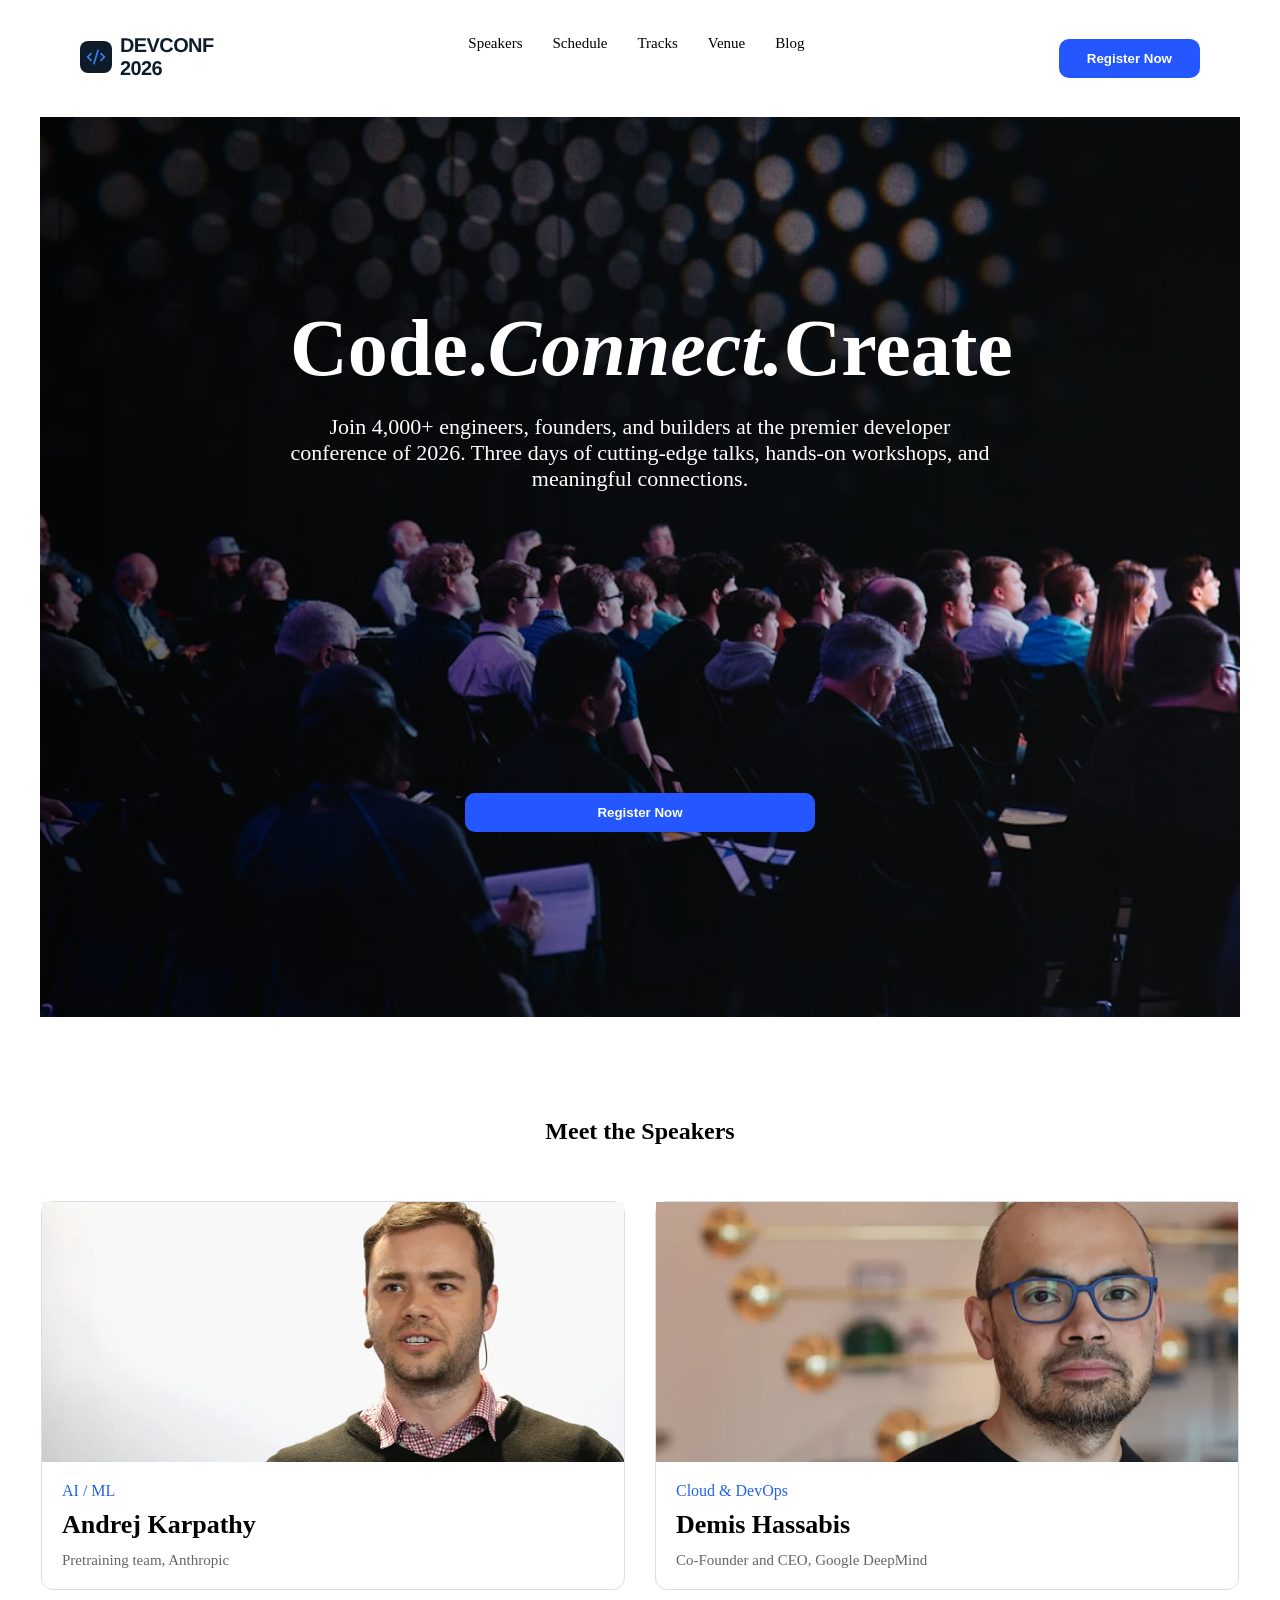
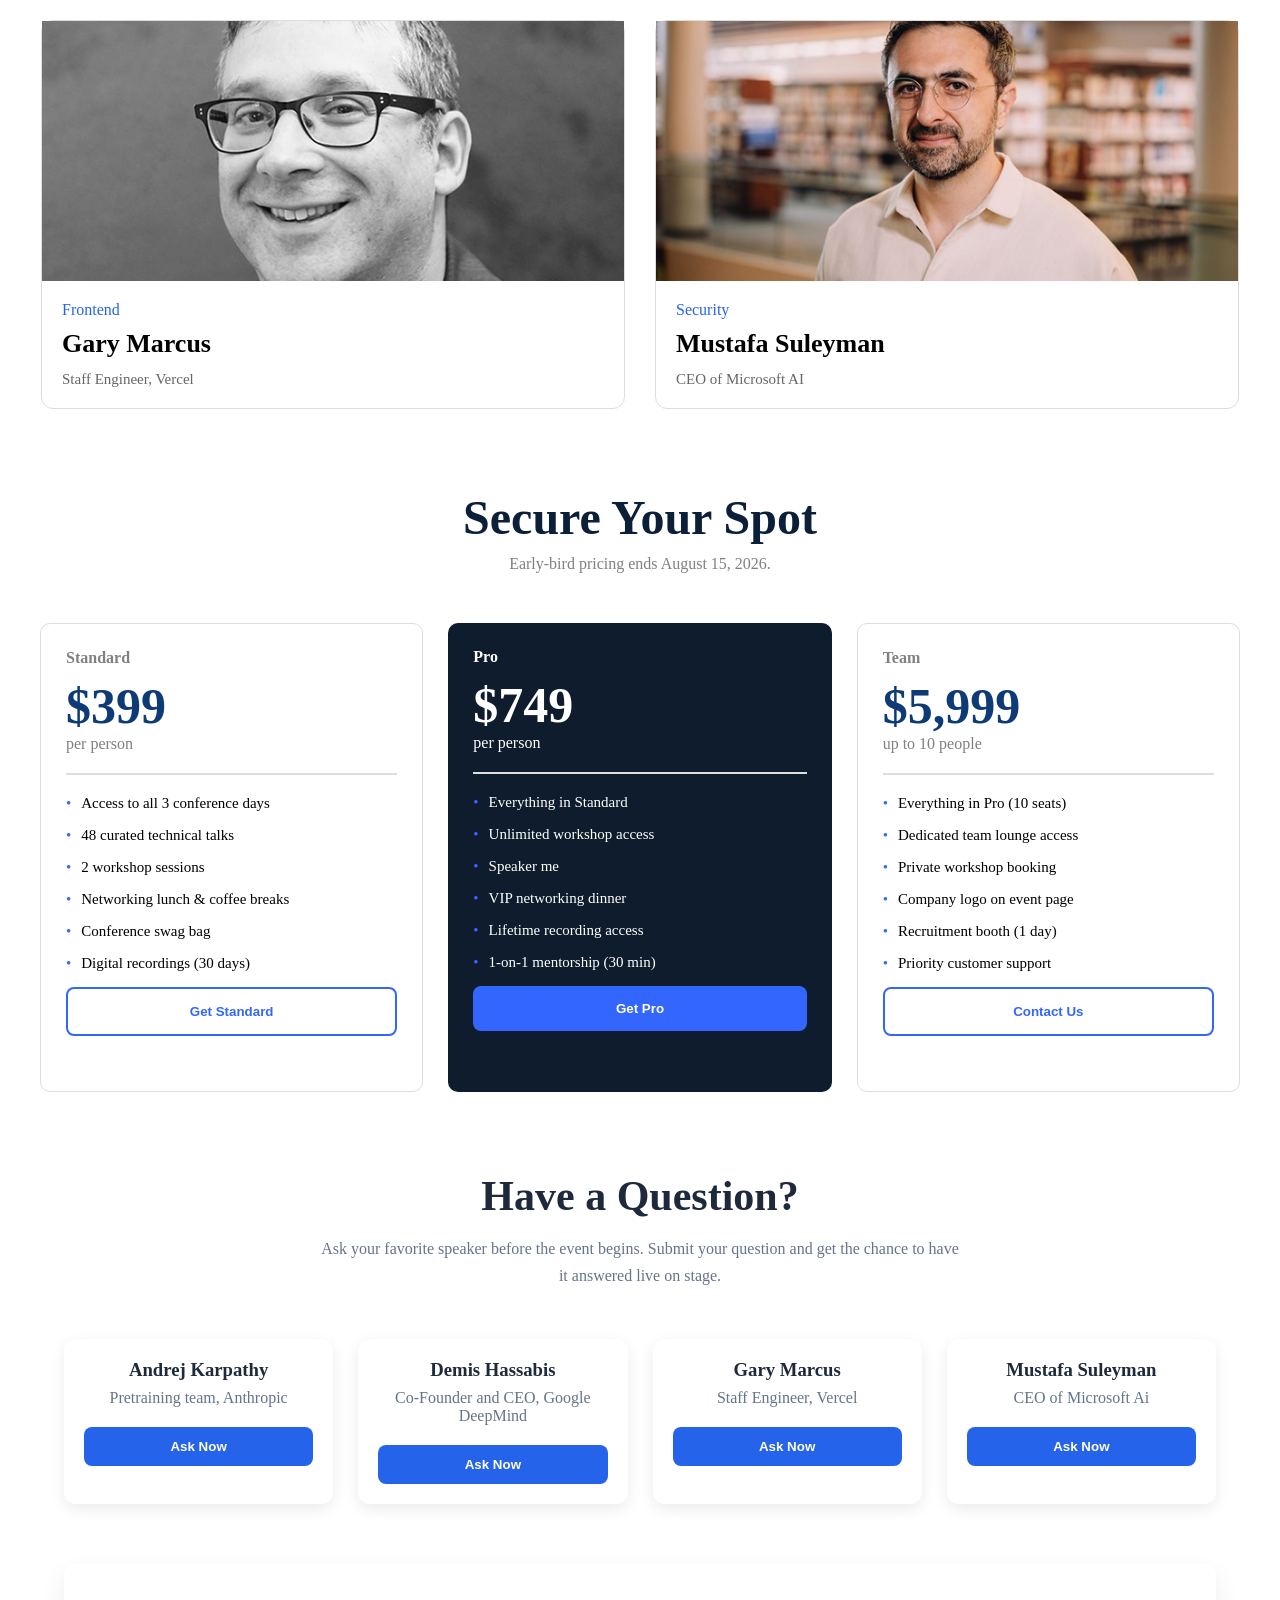
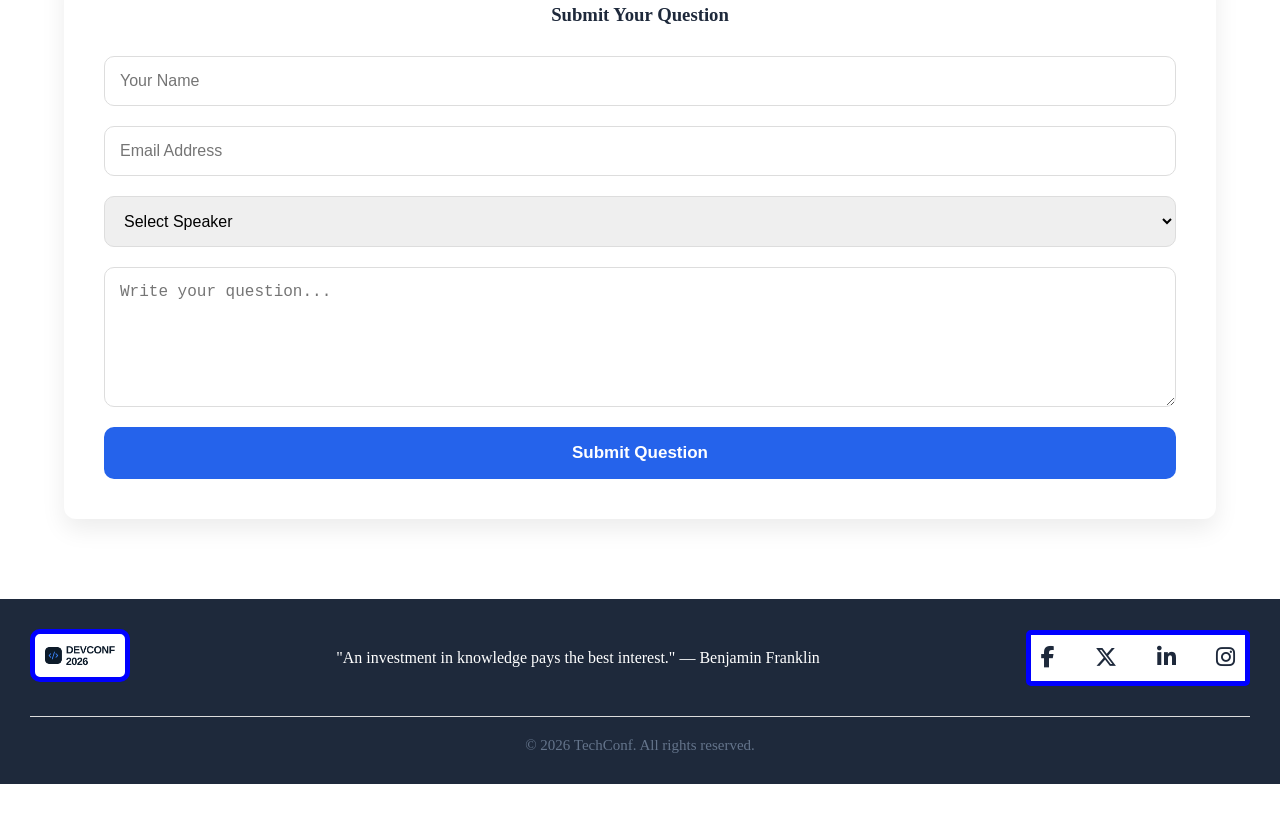
<file: index.html>
<!DOCTYPE html>
<html lang="en">

<head>
    <meta charset="UTF-8">
    <meta name="viewport" content="width=device-width, initial-scale=1.0">
    <title>Document</title>
    <link rel="stylesheet" href="./style.html/style.css">
</head>

<body">
    <!-- nav start -->
    <header class="nav-cocor">
        <nav class="navbar container">
            <div>
                <img src="./image/Container.png" alt="">
            </div>
            <!-- menu -->
            <div>
                <ul class="menubar">
                    <li>Speakers</li>
                    <li>Schedule</li>
                    <li>Tracks</li>
                    <li>Venue</li>
                    <li>Blog</li>
                </ul>
            </div>
            <!-- button -->
            <div>
                <button class="button">Register Now</button>
            </div>
        </nav>
    </header>
    <!-- nav end -->
    <!-- banner saction start -->
    <section class="banner">
        <div class="banner-content">
            <h1>Code.<em>Connect.</em>Create</h1>
            <p>Join 4,000+ engineers, founders, and builders at the premier developer conference of 2026. Three days of
                cutting-edge talks, hands-on workshops, and meaningful connections.</p>
            <button class="btn">Register Now</button>
        </div>
    </section>
    <!-- banner saction end -->
    <!-- speaker section start -->
    <section class="speaker">
        <h1>Meet the Speakers</h1>
        <div class="speaker-box-font">
            <div class="card">
                <img src="./image/andrej.png" alt="">
                <div class="card-content">
                    <p class="p-tag-colour">AI / ML</p>
                    <h3>Andrej Karpathy</h3>
                    <p class="job">Pretraining team, Anthropic</p>
                </div>
            </div>
            <div class="card">
                <img src="./image/demis.png" alt="">
                <div class="card-content">
                    <p class="p-tag-colour">Cloud & DevOps</p>
                    <h3>Demis Hassabis</h3>
                    <p class="job">Co-Founder and CEO, Google DeepMind</p>
                </div>
            </div>
            <div class="card">
                <img src="./image/gary.png" alt="">
                <div class="card-content">
                    <p class="p-tag-colour">Frontend</p>
                    <h3>Gary Marcus</h3>
                    <p class="job">Staff Engineer, Vercel</p>
                </div>
            </div>
            <div class="card">
                <img src="./image/mustafa.png" alt="">
                <div class="card-content">
                    <p class="p-tag-colour">Security</p>
                    <h3>Mustafa Suleyman</h3>
                    <p class="job">CEO of Microsoft AI</p>
                </div>
            </div>
        </div>
    </section>
    <!-- speaker-section end -->
    <!-- card-section start -->
    <section class="prising">
        <header>
            <h1>Secure Your Spot</h1>
            <p class="subtitle">Early-bird pricing ends August 15, 2026.</p>
        </header>
        <div class="pricing-container">
            <div class="box-1">
                <p class="plan">Standard</p>
                <h2>$399</h2>
                <p class="price-text">per person</p>
                <hr>
                <ul class="dot">
                    <li>Access to all 3 conference days</li>
                    <li>48 curated technical talks</li>
                    <li>2 workshop sessions</li>
                    <li>Networking lunch & coffee breaks</li>
                    <li>Conference swag bag</li>
                    <li>Digital recordings (30 days)</li>
                    <button>Get Standard</button>
                </ul>
            </div>
            <div class="box-2">
                <p class="plan">Pro</p>
                <h2>$749</h2>
                <p class="price-text">per person</p>
                <hr>
                <ul class="dot">
                    <li>Everything in Standard</li>
                    <li>Unlimited workshop access</li>
                    <li>Speaker me </li>
                    <li>VIP networking dinner</li>
                    <li>Lifetime recording access</li>
                    <li>1-on-1 mentorship (30 min)</li>
                    <button class="button-2">Get Pro</button>
                </ul>
            </div>
            <div class="box-1">
                <p class="plan">Team</p>
                <h2>$5,999</h2>
                <p class="price-text">up to 10 people</p>
                <hr>
                <ul class="dot">
                    <li>Everything in Pro (10 seats)</li>
                    <li>Dedicated team lounge access</li>
                    <li>Private workshop booking</li>
                    <li>Company logo on event page</li>
                    <li>Recruitment booth (1 day)</li>
                    <li>Priority customer support</li>
                    <button>Contact Us</button>
                </ul>
            </div>
        </div>
    </section>
    <!-- card section end -->
    <!-- AI relevant saction start -->

    <section class="question-section">
        <div class="section-title">
            <h2>Have a Question?</h2>
            <p>
                Ask your favorite speaker before the event begins.
                Submit your question and get the chance to have it answered live on stage.
            </p>
        </div>
        <!-- Speaker Cards -->
        <div class="speaker-container">
            <div class="speaker-card">
                <!-- <img src="./images/speaker1.jpg" alt="Speaker"> -->
                <h3>Andrej Karpathy</h3>
                <p>Pretraining team, Anthropic</p>
                <button>Ask Now</button>
            </div>
            <div class="speaker-card">
                <!-- <img src="./images/speaker2.jpg" alt="Speaker"> -->
                <h3>Demis Hassabis</h3>
                <p>Co-Founder and CEO, Google DeepMind</p>
                <button>Ask Now</button>
            </div>
            <div class="speaker-card">
                <!-- <img src="./images/speaker3.jpg" alt="Speaker"> -->
                <h3>Gary Marcus</h3>
                <p>Staff Engineer, Vercel</p>
                <button>Ask Now</button>
            </div>
            <div class="speaker-card">
                <!-- <img src="./images/speaker4.jpg" alt="Speaker"> -->
                <h3>Mustafa Suleyman</h3>
                <p>CEO of Microsoft Ai</p>
                <button>Ask Now</button>
            </div>
        </div>

        <!-- Question Form -->

        <div class="question-form">
            <h3>Submit Your Question</h3>
            <form>
                <input type="text" placeholder="Your Name">
                <input type="email" placeholder="Email Address">
                <select>
                    <option>Select Speaker</option>
                    <option>Andrej Karpathy</option>
                    <option>Demis Hassabis</option>
                    <option>Gary Marcus</option>
                    <option>Mustafa Suleyman</option>
                </select>
                <textarea rows="6" placeholder="Write your question..."></textarea>
                <button type="submit" class="submit-btn">
                    Submit Question
                </button>
            </form>
        </div>
    </section>
    <!-- Ai relevant saction end -->
    <!-- footer saction start -->
    <footer class="footer">
        <div class="footer-top">
            <div class="footer-logo">
                <img src="./image/logo.png" alt="TechConf Logo">
            </div>
            <div class="footer-mid">
                <p>"An investment in knowledge pays the best interest." — Benjamin Franklin</p>
            </div>
            <div class="footer-social">
                <a href="#"><i class="fa-brands fa-facebook-f"></i></a>
                <a href="#"><i class="fa-brands fa-x-twitter"></i></a>
                <a href="#"><i class="fa-brands fa-linkedin-in"></i></a>
                <a href="#"><i class="fa-brands fa-instagram"></i></a>
            </div>
        </div>
        <hr>
        <p class="footer-copy">
            © 2026 TechConf. All rights reserved.
        </p>
    </footer>
    <link rel="stylesheet" href="https://cdnjs.cloudflare.com/ajax/libs/font-awesome/6.7.2/css/all.min.css">
    <!-- footer saction end -->
    </body>
</html>
</file>
<file: style.html/style.css>
*{
    margin:0;
    padding:0;
    box-sizing:border-box;
}
.container{
    max-width: 1200px;
    margin: auto;
}
.navbar{
    display: flex;
    justify-content: space-between;
    align-items: center;
    max-width: 1200px;
    width: 100%;
    margin:20px auto;
    padding: 0px 40px;
    background-color: white;
}      
.menubar{
    display: flex;
    justify-content: center;
    gap: 30px;
    list-style: none;
}
.button{
    background: #2457ff;
    color: white;
    margin: auto;
    padding: 12px 28px;
    border: none;
    border-radius: 10px;
    cursor: pointer;
}
.button:hover{
   /* color: #e3ad55; */
   background: red;
}
/* navbar end */
/* banner saction start */
.card-section{
    width: 100%;
    max-width: 1200px;
    margin: 80px auto;
}
.banner{
    background-image:linear-gradient(
        to right,
        rgba(0,0,0,0.8) 0%,
        rgba(0,0,0,0.6) 0%,
        rgba(0,0,0,0.2) 70%,
        rgba(0,0,0,0) 100%
        ),
     url(../image/banner.jpg);
    background-position: center;
    background-size: cover;
    width: 100%;
    height: 100vh;
    max-width: 1200px;
    display: flex;
    justify-content: center;
    align-items: center;
    text-align: center;
    margin: 20px auto;
}
.banner-content{
    width: 700px;
    margin: 20px auto;
}
.banner h1{
    color: white;
    font-size: 80px;
    margin-bottom: 20px;
}
.banner p{
    color: white;
    font-size: 22px;
    font-weight: 400;
    width: auto;
    height: auto;
    text-decoration: none;
    margin-bottom: 1px;
}
.btn{
    background: #2457ff;
    color: white;
    margin: auto;
    padding: 12px 10px;
    border: none;
    border-radius: 10px;
    margin-top: 300px;
    width: 50%;
}
.btn:hover{
    background: red;
}
/* banner section end */
/* speaker-section start */
.speaker{
    max-width:1200px;
    margin: auto;
    border: 1px solid white;
}
.speaker h1{
    text-align: center;
    margin-top: 80px;
    margin-bottom: 56px;
}
.speaker-box-font{
    display: grid;
    grid-template-columns: repeat(2,1fr);
    gap: 30px; 
}
.card{
    background:#fff;
    border-radius:12px;
    border:1px solid #ddd;
}
.card img{
    width:100%;
    height:260px;
    object-fit:cover;
    display:block;
}
.card-content{
    padding:20px;
}
.p-tag-colour{
     color:#2563eb;
    margin-bottom:10px;
}
.card h3{
    font-size:26px;
    margin-bottom:12px;
}
.job{
    color: #666;
    font-size: 15px;
}
/* seaker-section end */
/* card-srction-start */
.prising{
    max-width:1200px;
    margin:auto
}
.box-container{
    text-align: center;
}
.buy-card{
    display: flex;
    justify-content: center;
    gap: 30px;
    background-color: white;
}
header p{
    margin-top: 12px;
    margin-bottom: 48px;
}
.box-1{
    border: #2457ff;
}
.prising h1{
    text-align:center;
    font-size:48px;
    color:#0b1f39;
    margin-top: 80px;
}
.subtitle{
        text-align:center;
    color:gray;
    margin-top:10px;
    margin-bottom:50px;
}
.pricing-container{
    display:grid;
    grid-template-columns:repeat(3,1fr);
    gap:25px;
}
.box-1{
    background: white;
    border: 1px solid #ddd;
    padding: 25px;
    border-radius: 10px;
}.box-1 h2{
    font-size:50px;
    color:#0e3b75;
}
.plan{
    font: size 30px;px;
    color:gray;
    font-weight:bold;
    margin-bottom:10px;
}
.price-text{
    color:gray;
    margin-bottom:20px;
}hr{
    margin:20px 0;
    border:0;
    border:1px solid #ddd;
}
ul{
    list-style:none;
    margin-bottom:30px;
}
ul li{
    margin:15px 0;
    font-size:15px;
}
.dot li::before{
    content:"•";
    color:#3366ff;
    margin-right:10px;
}
button{
    width:100%;
    padding: 15px;
    border-radius:8px;
    border:2px solid #3366ff;
    background:white;
    color:#3366ff;
    font-weight:bold;
    cursor:pointer;
}
button:hover{
    background:#3366ff;
    color:white;
}
.box-2{
    background:#0f1c2d;
    color:white;
}
.box-2 h2,
.box-2 .plan,
.box-2 .price-text,
.box-2 li{
    color:white;
}
.box-2 h2{
    font-size: 50px;
}
.active hr{
    border-color:#2d3c52;
}
.box-2{
    padding: 25px;
    border-radius: 10px;
}
.box-2 button{
    background:#3366ff;
    color:white;
    border:none;
}

.box-2 button:hover{
    background:white;
    color: #3366ff;
}
/* card-srction-end */
/* AI- relevant-section-start */

/* Section */

.question-section{
    width:90%;
    max-width:1200px;
    margin:80px auto;
}
.section-title{
    text-align:center;
    margin-bottom:50px;
}
.section-title h2{
    font-size:42px;
    color:#1e293b;
    margin-bottom:15px;
}
.section-title p{
    color:#64748b;
    max-width:650px;
    margin:auto;
    line-height:1.7;
}

/* Speaker Cards */

.speaker-container{
    display:grid;
    grid-template-columns:repeat(4,1fr);
    gap:25px;
    margin-bottom:60px;
}
.speaker-card{
    background:#fff;
    border-radius:12px;
    padding:20px;
    text-align:center;
    box-shadow:0 5px 15px rgba(0,0,0,.08);
    transition:.3s;
}
.speaker-card:hover{
    transform:translateY(-8px);
}
.speaker-card img{
    width:120px;
    height:120px;
    border-radius:50%;
    object-fit:cover;
    margin-bottom:20px;
}
.speaker-card h3{
    margin-bottom:8px;
    color:#1e293b;
}
.speaker-card p{
    color:#64748b;
    margin-bottom:20px;
}
.speaker-card button{
    background:#2563EB;
    color:#fff;
    border:none;
    padding:12px 25px;
    border-radius:8px;
    cursor:pointer;
    transition:.3s;
}
.speaker-card button:hover{
    background:#1d4ed8;
}

/* Form */

.question-form{
    background:#fff;
    padding:40px;
    border-radius:12px;
    box-shadow:0 10px 25px rgba(0,0,0,.08);
}
.question-form h3{
    text-align:center;
    margin-bottom:30px;
    color:#1e293b;
}
.question-form form{
    display:flex;
    flex-direction:column;
    gap:20px;
}
.question-form input,
.question-form select,
.question-form textarea{
    width:100%;
    padding:15px;
    border:1px solid #ddd;
    border-radius:10px;
    font-size:16px;
    outline:none;
}
.question-form input:focus,
.question-form select:focus,
.question-form textarea:focus{
    border-color:#2563EB;
}
.submit-btn{
    width:100%;
    background:#2563EB;
    color:#fff;
    border:none;
    padding:16px;
    border-radius:10px;
    font-size:17px;
    cursor:pointer;
    transition:.3s;
}
.submit-btn:hover{
    background:#1d4ed8;
}
/* Responsive */
(max-width:992px){
.speaker-container{
    grid-template-columns:repeat(2,1fr);
}
}
(max-width:600px){
.speaker-container{
    grid-template-columns:1fr;
}
.question-form{
    padding:25px;
}
.section-title h2{
    font-size:34px;
}
}
/* AI-relevant-saction-end */
/* footer-saction-start */

.footer{
    width: 100%
    max-width:1200px;
    margin:80px auto 30px; 
    background-color: #1e293b;
    padding: 30px;
}
.footer-top{
    display:flex;
    justify-content:space-between;
    align-items:center;
}
.footer-logo img{
    width:100px;
    padding: 10px;
    border: 5px solid blue;
    border-radius: 10px;
    background: white;
}
.footer-social{
    display:flex;
    border: 5px solid blue;
    border-radius: 5px;
    gap: 40px;
    background: white;
    padding: 10px;
}
.footer-social a{
    text-decoration:none;
    color:#1e293b;
    font-size:22px;
}
.footer-social a:hover{
    color:#2563eb;
}
.footer hr{
    margin:30px 0 20px;
    border:none;
    border-top:1px solid #dcdcdc;
}
.footer-copy{
    text-align:center;
    color:#64748b;
    font-size:15px;
}
(max-width:768px){
.footer-top{
    flex-direction:column;
    gap:20px;
}
}
.footer-mid{
    color: white;
}
/* footer saction end */
</file>
